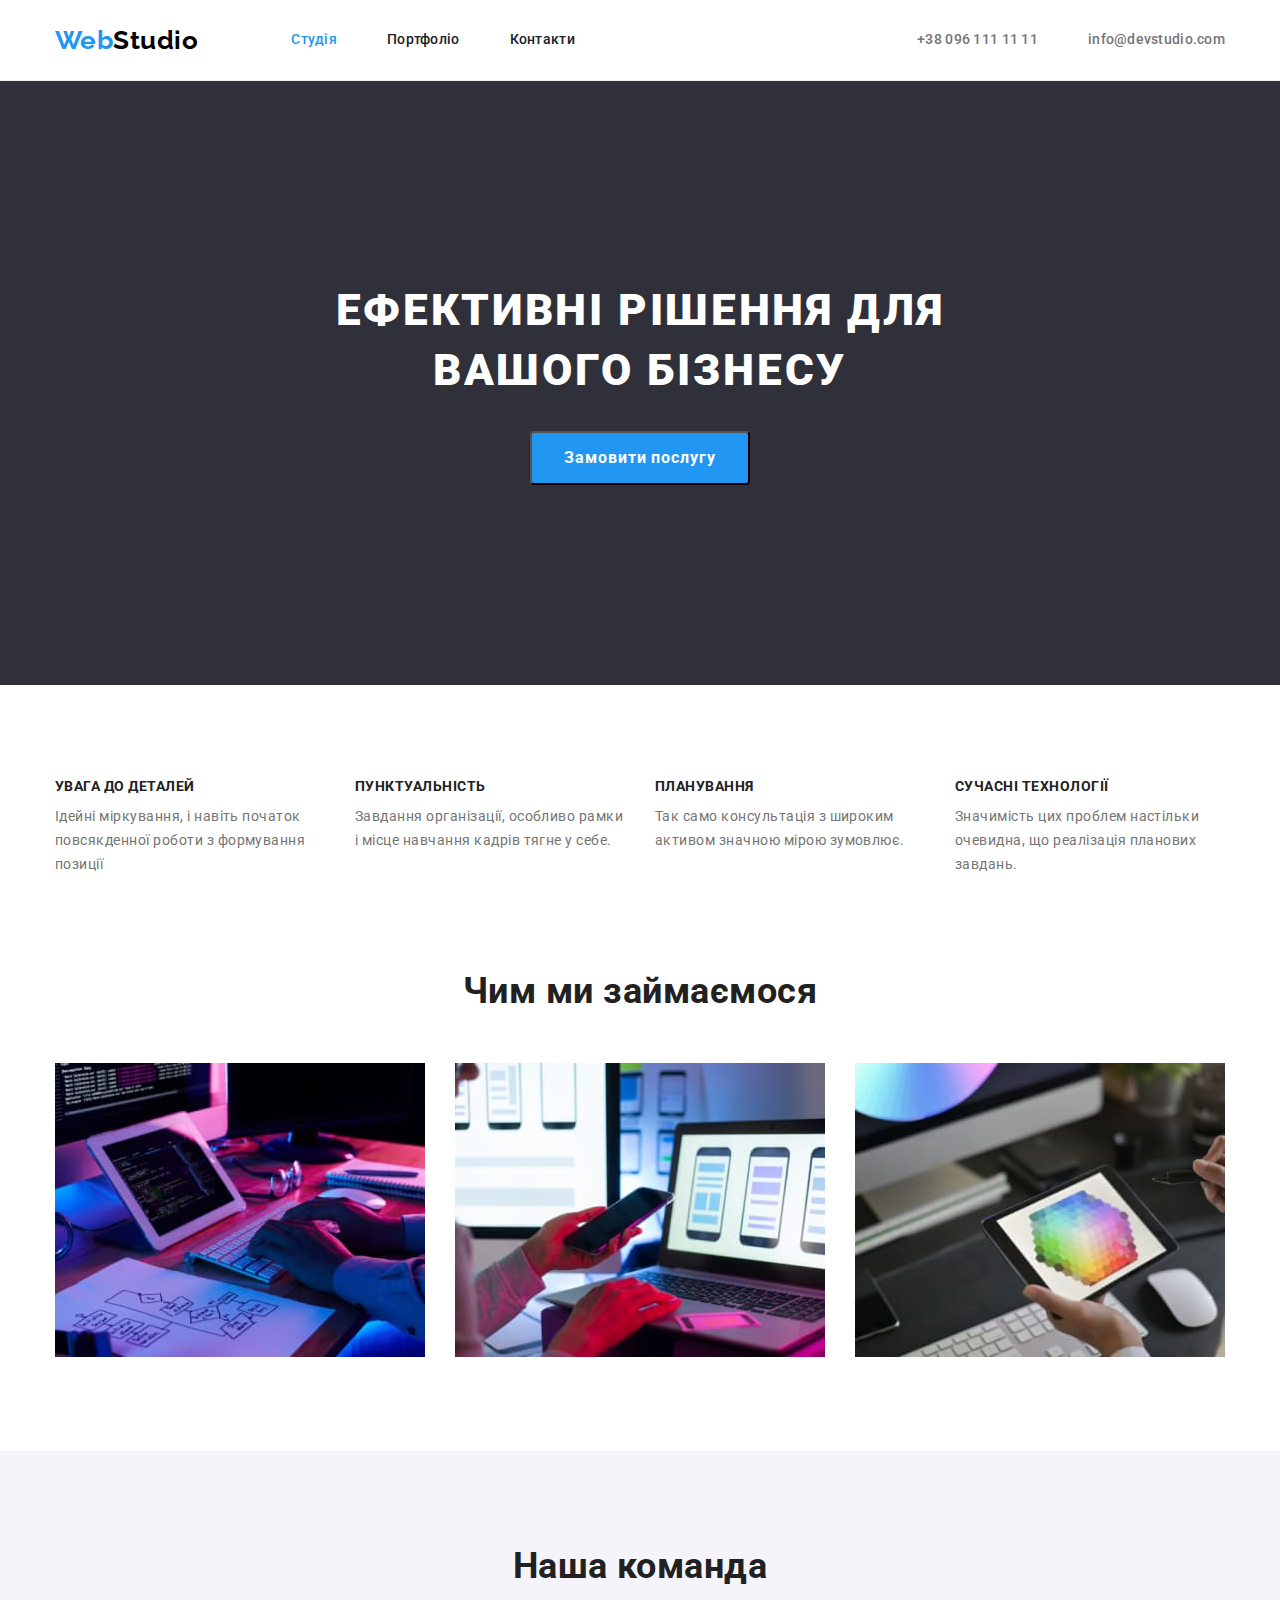
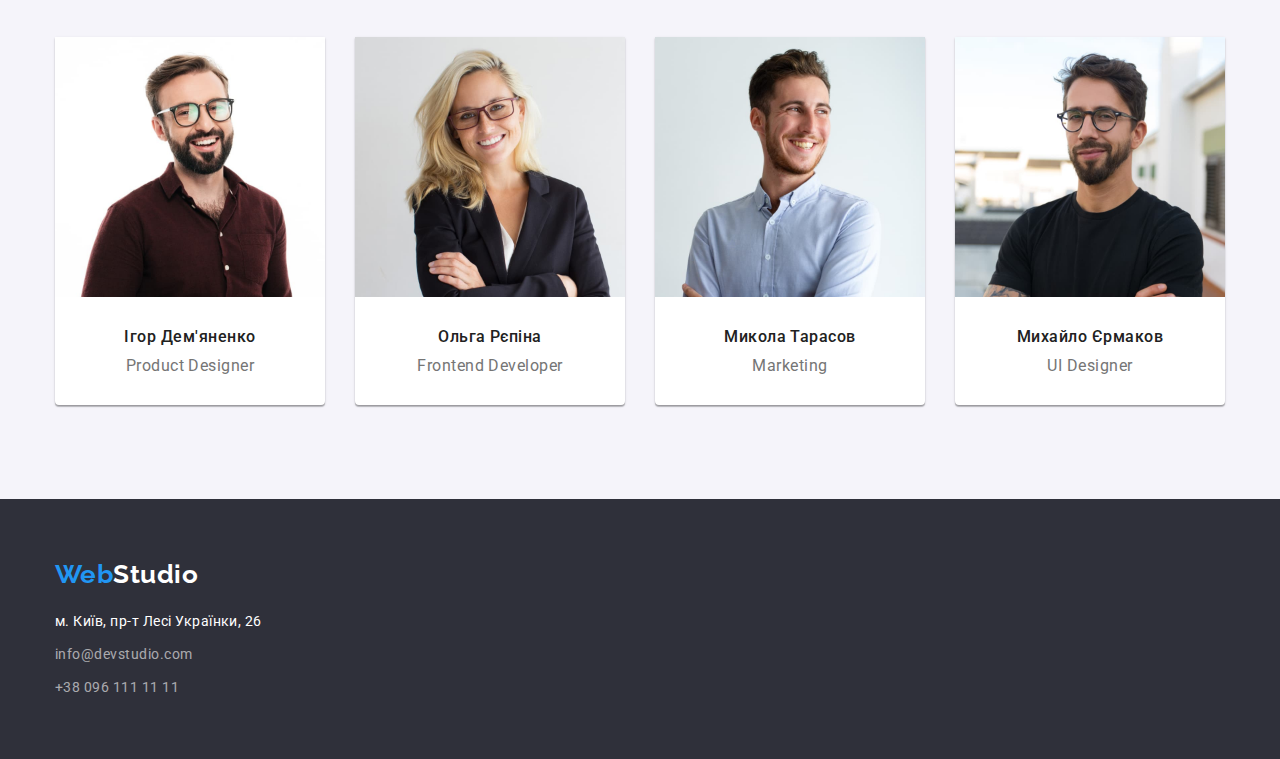
<file: index.html>
<!DOCTYPE html>
<html lang="uk">
<head>
    <meta charset="UTF-8">
    <meta http-equiv="X-UA-Compatible" content="IE=edge">
    <meta name="viewport" content="width=device-width, initial-scale=1.0">
    <title>Студія</title>
    <link rel="preconnect" href="https://fonts.googleapis.com">
    <link rel="preconnect" href="https://fonts.gstatic.com" crossorigin>
    <link href="https://fonts.googleapis.com/css2?family=Raleway:wght@700&family=Roboto:wght@400;500;700;900&display=swap" rel="stylesheet">
    <link rel="stylesheet" href="https://cdn.jsdelivr.net/npm/modern-normalize@1.1.0/modern-normalize.min.css">
    <link rel="stylesheet" href="./css/styles.css">
</head>

<body>

    <!-- Шапка сайту -->
    <header>
        <div class="container header-container">
            <nav class="main-nav">
                <a href="./index.html" lang="en" class="logo">Web<span class="logo-dark">Studio</span></a>

                <ul class="site-nav list">
                    <li><a href="#" class="link current">Студія</a></li>
                    <li><a href="./portfolio.html" class="link">Портфоліо</a></li>
                    <li><a href="#" class="link">Контакти</a></li>
                </ul>
            </nav>

                <ul class="contacts list">
                    <li><a href="tel:+380961111111" class="link">+38 096 111 11 11</a></li>
                    <li><a href="mailto:info@devstudio.com" class="contacts-link link">info@devstudio.com</a></li>
                </ul>
        </div>
    </header>

    <main>
        <!-- Послуга -->
        <section class="service">
                <h1 class="service-title">Ефективні рішення для вашого бізнесу</h1>
                <button type="button" class="service-btn">Замовити послугу</button>
        </section>

        <!-- Особливості -->
        <section class="section">
            <div class="container">
                <h2 class="section-title visually-hidden">Особливості</h2>

                <ul class="features-list list">
                    <li class="features-item">
                        <h3 class="feature-title">УВАГА ДО ДЕТАЛЕЙ</h3>
                        <p class="about-feature">Ідейні міркування, і навіть початок повсякденної роботи з формування позиції</p>
                    </li>
                    <li class="features-item">
                        <h3 class="feature-title">ПУНКТУАЛЬНІСТЬ</h3>
                        <p class="about-feature">Завдання організації, особливо рамки і місце навчання кадрів тягне у себе.</p>
                    </li>
                    <li class="features-item">
                        <h3 class="feature-title">ПЛАНУВАННЯ</h3>
                        <p class="about-feature">Так само консультація з широким активом значною мірою зумовлює.</p>
                    </li>
                    <li class="features-item">
                        <h3 class="feature-title">СУЧАСНІ ТЕХНОЛОГІЇ</h3>
                        <p class="about-feature">Значимість цих проблем настільки очевидна, що реалізація планових завдань.</p>
                    </li>
                </ul>
            </div>
        </section>

        <!-- Чим ми займаємося -->
        <section class="section work">
            <div class="container">
                <h2 class="section-title">Чим ми займаємося</h2>

                <ul class="work-list list">
                    <li class="work-item"><img src="images/mainpage/service1.jpg" alt="Десктопний додаток" width="370" height="294"></li>
                    <li class="work-item"><img src="images/mainpage/service2.jpg" alt="Мобільний додаток" width="370" height="294"></li>
                    <li class="work-item"><img src="images/mainpage/servise3.jpg" alt="Дизайнерські рішення" width="370" height="294"></li>
                </ul>
            </div>
        </section>

        <!-- Наша команда -->
        <section class="section team-section">
            <div class="container">
                <h2 class="section-title">Наша команда</h2>
                
                <ul class="team-list list">

                    <li class="team-item">
                        <div>
                            <img src="images/mainpage/member1.jpg" alt="Чоловік з бородою в окулярах" width="270" height="260">
                        </div>

                        <div class="team-card-content">
                            <h3 class="team-title">Ігор Дем'яненко</h3>
                            <p class="team-post" lang="en">Product Designer</p>
                        </div>
                    </li>

                    <li class="team-item">
                        <div>
                            <img src="images/mainpage/member2.jpg" alt="Жінка блондинка в окулярах" width="270" height="260">
                        </div>

                        <div class="team-card-content">
                            <h3 class="team-title">Ольга Рєпіна</h3>
                            <p class="team-post" lang="en">Frontend Developer</p>
                        </div>
                    </li>

                    <li class="team-item">
                        <div>
                            <img src="images/mainpage/member3.jpg" alt="Чоловік з бородою" width="270" height="260">
                        </div>

                        <div class="team-card-content">
                            <h3 class="team-title">Микола Тарасов</h3>
                            <p class="team-post" lang="en">Marketing</p>
                        </div>
                    </li>

                    <li class="team-item">
                        <div>
                            <img src="images/mainpage/member4.jpg" alt="Чоловік з бородою в окулярах" width="270" height="260">
                        </div>

                        <div class="team-card-content">
                            <h3 class="team-title">Михайло Єрмаков</h3>
                            <p class="team-post" lang="en">UI Designer</p>
                        </div>
                    </li>

                </ul>
            </div>
        </section>
    </main>

    <!-- Підвал -->
    <footer class="page-footer">
        <div class="container">
            <a href="./index.html" lang="en" class="logo">Web<span class="logo-light">Studio</span></a>

            <address class="address">
                <ul class="address-list list">

                    <li class="address-item item">
                        <a href="https://goo.gl/maps/PtDdcps2GoqeUwa47" target="_blank" rel="noopener noreferrer nofollow" class="link">м. Київ, пр-т Лесі Українки, 26</a>
                    </li>

                    <li class="address-item">
                        <a href="mailto:info@devstudio.com" class="link">info@devstudio.com</a>
                    </li>

                    <li class="address-item">
                        <a href="tel:+380961111111" class="link">+38 096 111 11 11</a>
                    </li>
                </ul>
            </address>
        </div>
    </footer>
    
</body>
</html>
</file>
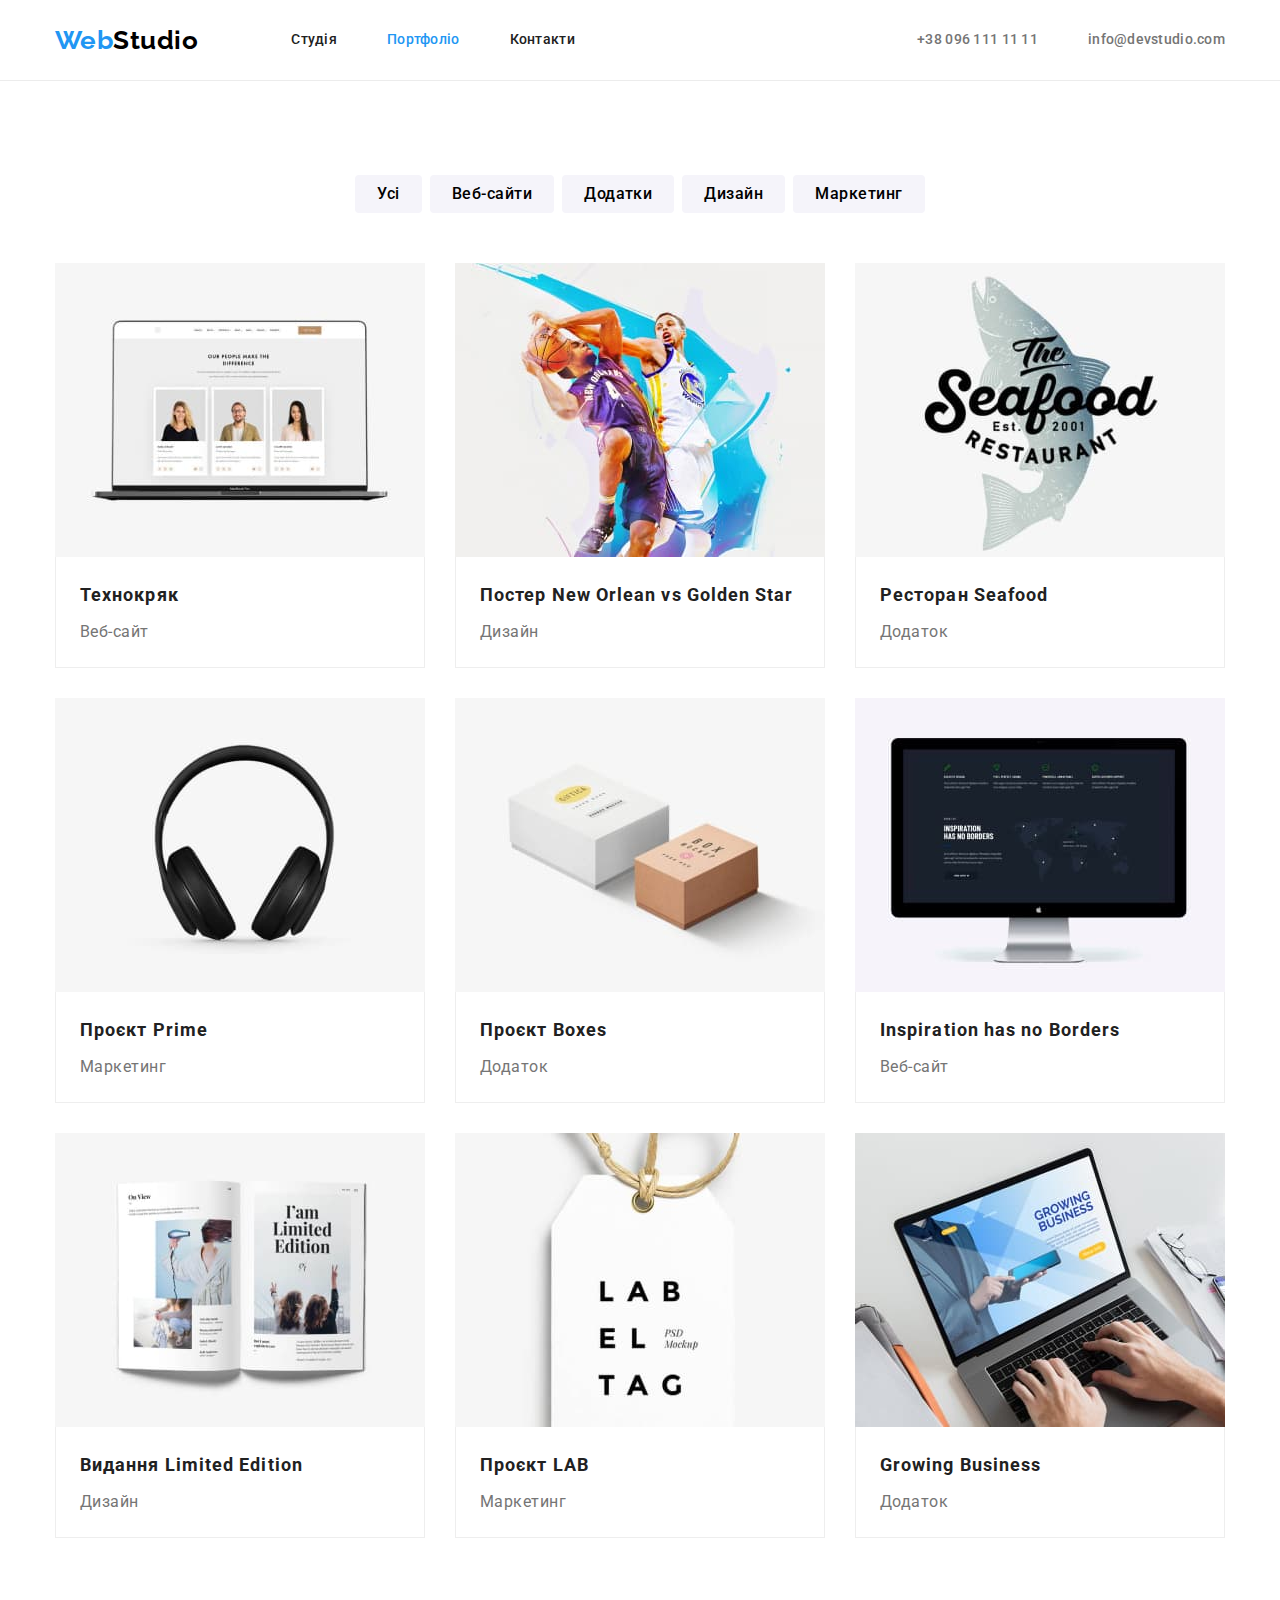
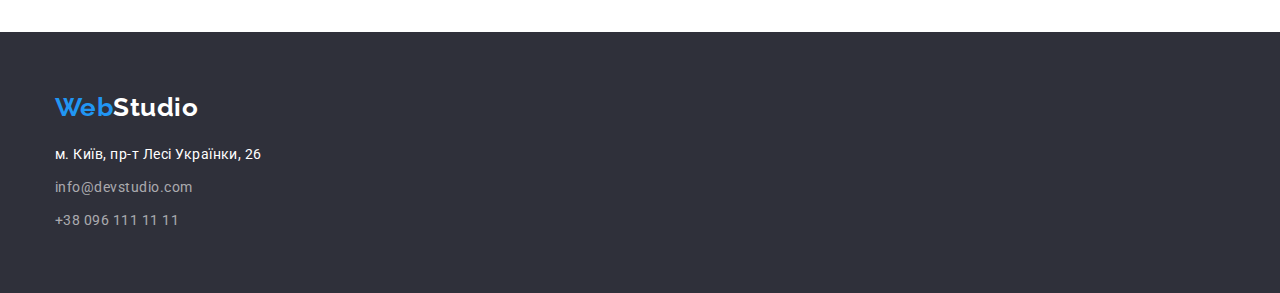
<file: portfolio.html>
<!DOCTYPE html>
<html lang="en">
<head>
    <meta charset="UTF-8">
    <meta http-equiv="X-UA-Compatible" content="IE=edge">
    <meta name="viewport" content="width=device-width, initial-scale=1.0">
    <title>Портфоліо</title>
    <link rel="preconnect" href="https://fonts.googleapis.com">
    <link rel="preconnect" href="https://fonts.gstatic.com" crossorigin>
    <link href="https://fonts.googleapis.com/css2?family=Raleway:wght@700&family=Roboto:wght@400;500;700;900&display=swap" rel="stylesheet">
    <link rel="stylesheet" href="https://cdn.jsdelivr.net/npm/modern-normalize@1.1.0/modern-normalize.min.css">
    <link rel="stylesheet" href="./css/styles.css">

</head>
<body>
    
    <!-- Шапка сайту -->
    <header>
        <div class="container header-container">
            <nav class="main-nav">
                <a href="./index.html" lang="en" class="logo">Web<span class="logo-dark">Studio</span></a>

                <ul class="site-nav list">
                    <li><a href="./index.html" class="link">Студія</a></li>
                    <li><a href="#" class="link current">Портфоліо</a></li>
                    <li><a href="#" class="link">Контакти</a></li>
                </ul>
            </nav>

                <ul class="contacts list">
                    <li><a href="tel:+380961111111" class="link">+38 096 111 11 11</a></li>
                    <li><a href="mailto:info@devstudio.com" class="contacts-link link">info@devstudio.com</a></li>
                </ul>
        </div>
    </header>

    <main>
    <!-- Сторінка портфоліо -->
        <section class="section">
            <div class="container">
                <h1 class="visually-hidden">Портфоліо</h1>
                <ul class="portfolio-btn-list list">
                    <li><button type="button" class="portfolio-btn">Усі</button></li>
                    <li><button type="button" class="portfolio-btn">Веб-сайти</button></li>
                    <li><button type="button" class="portfolio-btn">Додатки</button></li>
                    <li><button type="button" class="portfolio-btn">Дизайн</button></li>
                    <li><button type="button" class="portfolio-btn">Маркетинг</button></li>
                </ul>

                <ul class="portfolio-list list">
                    
                    <li class="portfolio-item">
                        <a href="#" class="portfolio-link">
                            <div class="portfolio-card-thumb">
                                <img src="./images/portfoliopage/project1.jpg" alt="Веб-сайт Технокряк" width="370" height="294">
                            </div>

                            <div class="portfolio-card-content">
                                <h2 class="portfolio-title">Технокряк</h2>
                                <p class="portfolio-post">Веб-сайт</p>
                            </div>
                        </a>
                    </li>

                    <li class="portfolio-item">
                        <a href="#" class="portfolio-link">
                            <div class="portfolio-card-thumb">
                                <img src="./images/portfoliopage/project2.jpg" alt="Дизайн постеру" width="370" height="294">
                            </div>

                            <div class="portfolio-card-content">
                                <h2 class="portfolio-title">Постер <span lang="en">New Orlean vs Golden Star</span></h2>
                                <p class="portfolio-post">Дизайн</p>
                            </div>
                        </a>
                    </li>

                    <li class="portfolio-item">
                        <a href="#" class="portfolio-link">
                            <div class="portfolio-card-thumb">
                                <img src="./images/portfoliopage/project3.jpg" alt="Додаток для ресторану морепродуктів" width="370" height="294">
                            </div>

                            <div class="portfolio-card-content">
                                <h2 class="portfolio-title">Ресторан <span lang="en">Seafood</span></h2>
                                <p class="portfolio-post">Додаток</p>
                            </div>
                        </a>
                    </li>

                    <li class="portfolio-item">
                        <a href="#" class="portfolio-link">
                            <div class="portfolio-card-thumb">
                                <img src="./images/portfoliopage/project4.jpg" alt="Реклама навушників" width="370" height="294">
                            </div>

                            <div class="portfolio-card-content">
                                <h2 class="portfolio-title">Проєкт <span lang="en">Prime</span></h2>
                                <p class="portfolio-post">Маркетинг</p>
                            </div>
                        </a>
                    </li>

                    <li class="portfolio-item">
                        <a href="#" class="portfolio-link">
                            <div class="portfolio-card-thumb">
                                <img src="./images/portfoliopage/project5.jpg" alt="Додаток для пакування" width="370" height="294">
                            </div>

                            <div class="portfolio-card-content">
                                <h2 class="portfolio-title">Проєкт <span lang="en">Boxes</span></h2>
                                <p class="portfolio-post">Додаток</p>
                            </div>
                        </a>
                    </li>

                    <li class="portfolio-item">
                        <a href="#" class="portfolio-link">
                            <div class="portfolio-card-thumb">
                                <img src="./images/portfoliopage/project6.jpg" alt="Веб-сайт натхнення" width="370" height="294">
                            </div>

                            <div class="portfolio-card-content">
                                <h2 class="portfolio-title"> <span lang="en">Inspiration has no Borders</span></h2>
                                <p class="portfolio-post">Веб-сайт</p>
                            </div>
                        </a>
                    </li>

                    <li class="portfolio-item">
                        <a href="#" class="portfolio-link">
                            <div class="portfolio-card-thumb">
                                <img src="./images/portfoliopage/project7.jpg" alt="Дизайн журналу" width="370" height="294">
                            </div>

                            <div class="portfolio-card-content">
                                <h2 class="portfolio-title">Видання <span lang="en">Limited Edition</span></h2>
                                <p class="portfolio-post">Дизайн</p>
                            </div>
                        </a>
                    </li>

                    <li class="portfolio-item">
                        <a href="#" class="portfolio-link">
                            <div class="portfolio-card-thumb">
                                <img src="./images/portfoliopage/project8.jpg" alt="Реклама макетів сайтів" width="370" height="294">
                            </div>

                            <div class="portfolio-card-content">
                                <h2 class="portfolio-title">Проєкт <span lang="en">LAB</span></h2>
                                <p class="portfolio-post">Маркетинг</p>
                            </div>
                        </a>
                    </li>

                    <li class="portfolio-item">
                        <a href="#" class="portfolio-link">
                            <div class="portfolio-card-thumb">
                                <img src="./images/portfoliopage/project9.jpg" alt="Додаток для бізнесу" width="370" height="294">
                            </div>

                            <div class="portfolio-card-content">
                                <h2 class="portfolio-title"><span lang="en">Growing Business</span></h2>
                                <p class="portfolio-post">Додаток</p>
                            </div>
                        </a>
                    </li>
                    
                </ul>
            </div>
        </section>
    </main>

    <!-- Підвал -->
    <footer class="page-footer">
        <div class="container">
            <a href="./index.html" lang="en" class="logo">Web<span class="logo-light">Studio</span></a>

            <address class="address">
                <ul class="address-list list">

                    <li class="address-item item">
                        <a href="https://goo.gl/maps/PtDdcps2GoqeUwa47" target="_blank" rel="noopener noreferrer nofollow" class="link">м. Київ, пр-т Лесі Українки, 26</a>
                    </li>

                    <li class="address-item">
                        <a href="mailto:info@devstudio.com" class="link">info@devstudio.com</a>
                    </li>

                    <li class="address-item">
                        <a href="tel:+380961111111" class="link">+38 096 111 11 11</a>
                    </li>
                </ul>
            </address>
        </div>
    </footer>

</body>
</html>
</file>
<file: css/styles.css>
/*Основний колір тексту #212121
Другорядний колір тексту #757575
Акцент #2196F3
Лого основний колір #2196F3
Лого Шапка #000000
Лого Футер #FFFFFF
Другорядний світлий колір тексту #FFFFFF
Другорядний світлий колір тексту + прозорість rgba(255, 255, 255, 0.6)
Фон основний колір #FFFFFF
Фон темний колір #2F303A
Фон світлий колір #F5F4FA
Колір рамки шапки #ECECEC;
Колір рамки карток портфоліо #EEEEEE;
Активна кнопка #188CE8
Перша тінь команди rgba(0, 0, 0, 0.12);
Друга тінь команди rgba(0, 0, 0, 0.14);
Третя тінь команди rgba(0, 0, 0, 0.2);
Основний шрифт тексту Roboto, sans-serif;
Шрифт логотипу Raleway, sans-serif; */

:root {
    --pimary-text-color: #212121;
    --secondary-text-color: #757575;
    --accent-color: #2196F3;
    --primary-logo-color: #2196F3;
    --header-logo-color: #000000;
    --footer-logo-color: #FFFFFF;
    --primary-light-text-color: #FFFFFF;
    --secondary-light-text-color: rgba(255, 255, 255, 0.6);
    --pimary-bg-color: #FFFFFF;
    --dark-bg-color: #2F303A;
    --light-bg-color: #F5F4FA;
    --header-border-color: #ECECEC;
    --card-border-color: #EEEEEE;
    --accent-btn: #188CE8;
    --first-team-shadow: rgba(0, 0, 0, 0.12);
    --second-team-shadow: rgba(0, 0, 0, 0.14);
    --third-team-shadow: rgba(0, 0, 0, 0.2);
    --pimary-font-text: Roboto, sans-serif;
    --font-logo: Raleway, sans-serif;
}

h1,
h2, 
h3, 
h4, 
p {
    margin-top: 0px;
    margin-bottom: 0px;
}

ol,
ul {
    margin-top: 0px;
    margin-bottom: 0px;
    padding-left: 0px;
}

body {
    font-family: var(--pimary-font-text);
    letter-spacing: 0.03em;

    color: var(--pimary-text-color);
    background-color: var(--pimary-bg-color);
}

img {
    display: block;
    min-width: 100%;
}

header {border-bottom: 1px solid var(--header-border-color);} 

.visually-hidden {
    position: absolute;
    white-space: nowrap;
    width: 1px;
    height: 1px;
    overflow: hidden;
    border: 0;
    padding: 0;
    clip: rect(0 0 0 0);
    clip-path: inset(50%);
    margin: -1px;
}

.list {list-style: none;}

.container {
    width: 1200px;
    margin-left: auto;
    margin-right: auto;
    padding-left: 15px;
    padding-right: 15px;
}

.section {
    padding-top: 94px;
    padding-bottom: 94px;
}

/* Оформлення Шапки сайту */
.header-container {
    display: flex;
    align-items: center;
}

.main-nav {
    display: flex;
    align-items: center;
}

.site-nav {
    display: flex;
    margin-left: 93px;
    column-gap: 50px;
}

.site-nav .link,
.contacts .link {
    display: block;
    padding-top: 32px;
    padding-bottom: 32px;
}

.contacts {
    display: flex;
    margin-left: auto;
}

.contacts-link {
    margin-left: 50px;
}


/* Оформлення Лого */
.logo-dark {color: var(--header-logo-color);}

.logo-light {color: var(--footer-logo-color);}

.logo {
    font-family: var(--font-logo);
    font-size: 26px;
    color: var(--primary-logo-color);
    text-decoration: none;
}

.logo,
.service-btn {
    font-weight: 700;
}

/* Оформлення Лого і Команди */
.logo,
.team-title,
.team-post  {
    line-height: 1.19;
}

/* Оформлення Навігації і елементів Особливості */
.site-nav .link,
.contacts .link,
.feature-title {
    font-size: 14px;
    line-height: 1.14;
}

.site-nav .link,
.contacts .link {
    letter-spacing: 0.02em;
    text-decoration: none;
}

/* Оформлення Контактів, Чим займаємось, Команди, Адреси і Портфоліо */
.site-nav .link {color: inherit;}

.contacts .link,
.about-feature,
.team-post,
.address,
.portfolio-post {
    color: var(--secondary-text-color);
}

/* Оформлення фону Послуга і Підвал */
.service {
    padding-top: 200px;
    padding-bottom: 200px;
    text-align: center;
}

.service,
.page-footer {
    background-color: var(--dark-bg-color);
}

/* Оформлення кольору тексту Послуга і Підвал */
.service,
.service-btn,
.address-list .item .link {
    color: var(--primary-light-text-color);
}

/* Оформлення секції Послуга і елементів Портфоліо */
.service-title,
.service-btn,
.portfolio-title  {
    letter-spacing: 0.06em;
}

.service-title {
    width: 696px;
    margin-right: auto;
    margin-left: auto;

    font-weight: 900;
    font-size: 44px;
    line-height: 1.36;
    text-align: center;
    text-transform: uppercase;
}

.service-btn {
    margin-top: 30px;
    padding: 10px 32px;

    background-color: var(--accent-color);
    border-radius: 4px;
    cursor: pointer;
}

.service-btn,
.portfolio-post {
    line-height: 1.88;
}

.service-btn:hover,
.service-btn:focus {
    background-color: var(--accent-btn);
}

.section-title {
    margin-bottom: 50px;

    font-size: 36px;
    line-height: 1.17;
    text-align: center;
}

/* Офщрмлення тексту Особливості і Підвал */
.features-list {
    display: flex;
    flex-wrap: wrap;
    gap: 30px;
}

.features-item {flex-basis: calc((100% - 90px) / 4);}

.about-feature {margin-top: 10px;}

.about-feature,
.address {
    font-size: 14px;
    line-height: 1.71;
}

/* Оформлення Команди */
.team-section {background-color: var(--light-bg-color);}

.team-list {
    display: flex;
    flex-wrap: wrap;
    gap: 30px;
}

.team-item {
    flex-basis: calc((100% - 90px) / 4);

    background-color: var(--pimary-bg-color);

    box-shadow: 0px 1px 3px var(--first-team-shadow), 0px 1px 1px var(--second-team-shadow), 0px 2px 1px var(--third-team-shadow);
    border-radius: 0px 0px 4px 4px;
}

.team-card-content {
    padding-top: 30px;
    padding-bottom: 30px;
}

.team-title {
    margin-bottom: 10px;
}

/* Оформлення Чим ми займаємося */

.work-list {
    display: flex;
    flex-wrap: wrap;
    gap: 30px;
}

.work-item {flex-basis: calc((100% - 60px) / 3);}

.work {padding-top: 0px;}

/* Оформлення Кнопки, Команди і Портфоліо */
.service-btn,
.team-title,
.team-post, 
.portfolio-btn {
    font-size: 16px;
    text-align: center;
}

.site-nav .link,
.contacts .link,
.team-title,
.portfolio-btn {
    font-weight: 500;
}
    
/* Підвал */
.page-footer {
    padding-top: 60px;
    padding-bottom: 60px;
}

.address {
    margin-top: 20px;
    font-style: normal;
}

.address-item:not(:first-child) {
    margin-top: 9px;
}

.address-list .link {
    color: var(--secondary-light-text-color);
    text-decoration: none;
}

/* Оформлення Ховеру і Фокусу */
.site-nav .link:hover,
.contacts .link:hover,
.site-nav .link:focus,
.contacts .link:focus,
.link.current,
.address-list .link:hover,
.address-list .link:focus {
    color: var(--accent-color);
} 

/* Портфоліо */
.portfolio-btn-list {
    display: flex;
    margin-bottom: 50px;
    justify-content: center;
    column-gap: 8px;
}

.portfolio-btn {
    padding: 6px 22px;
    line-height: 1.62;
    letter-spacing: 0.03em;
    background-color: var(--light-bg-color);
    cursor: pointer;
    border-radius: 4px;
    border: none;
}

.portfolio-btn:hover,
.portfolio-btn:focus {
    color: var(--primary-light-text-color);
    background-color: var(--accent-color);
}

.portfolio-list {
    display: flex;
    flex-wrap: wrap;
    gap: 30px;
}

.portfolio-item {flex-basis: calc((100% - 180px) / 9);}

.portfolio-card-content {
    padding: 20px 24px;
    border-right: 1px solid var(--card-border-color); 
    border-bottom: 1px solid var(--card-border-color);
    border-left: 1px solid var(--card-border-color);
}

.portfolio-link {text-decoration: none;}

.portfolio-title {
    margin-bottom: 4px;
    font-size: 18px;
    line-height: 2;
    color: var(--pimary-text-color); 
}
</file>
